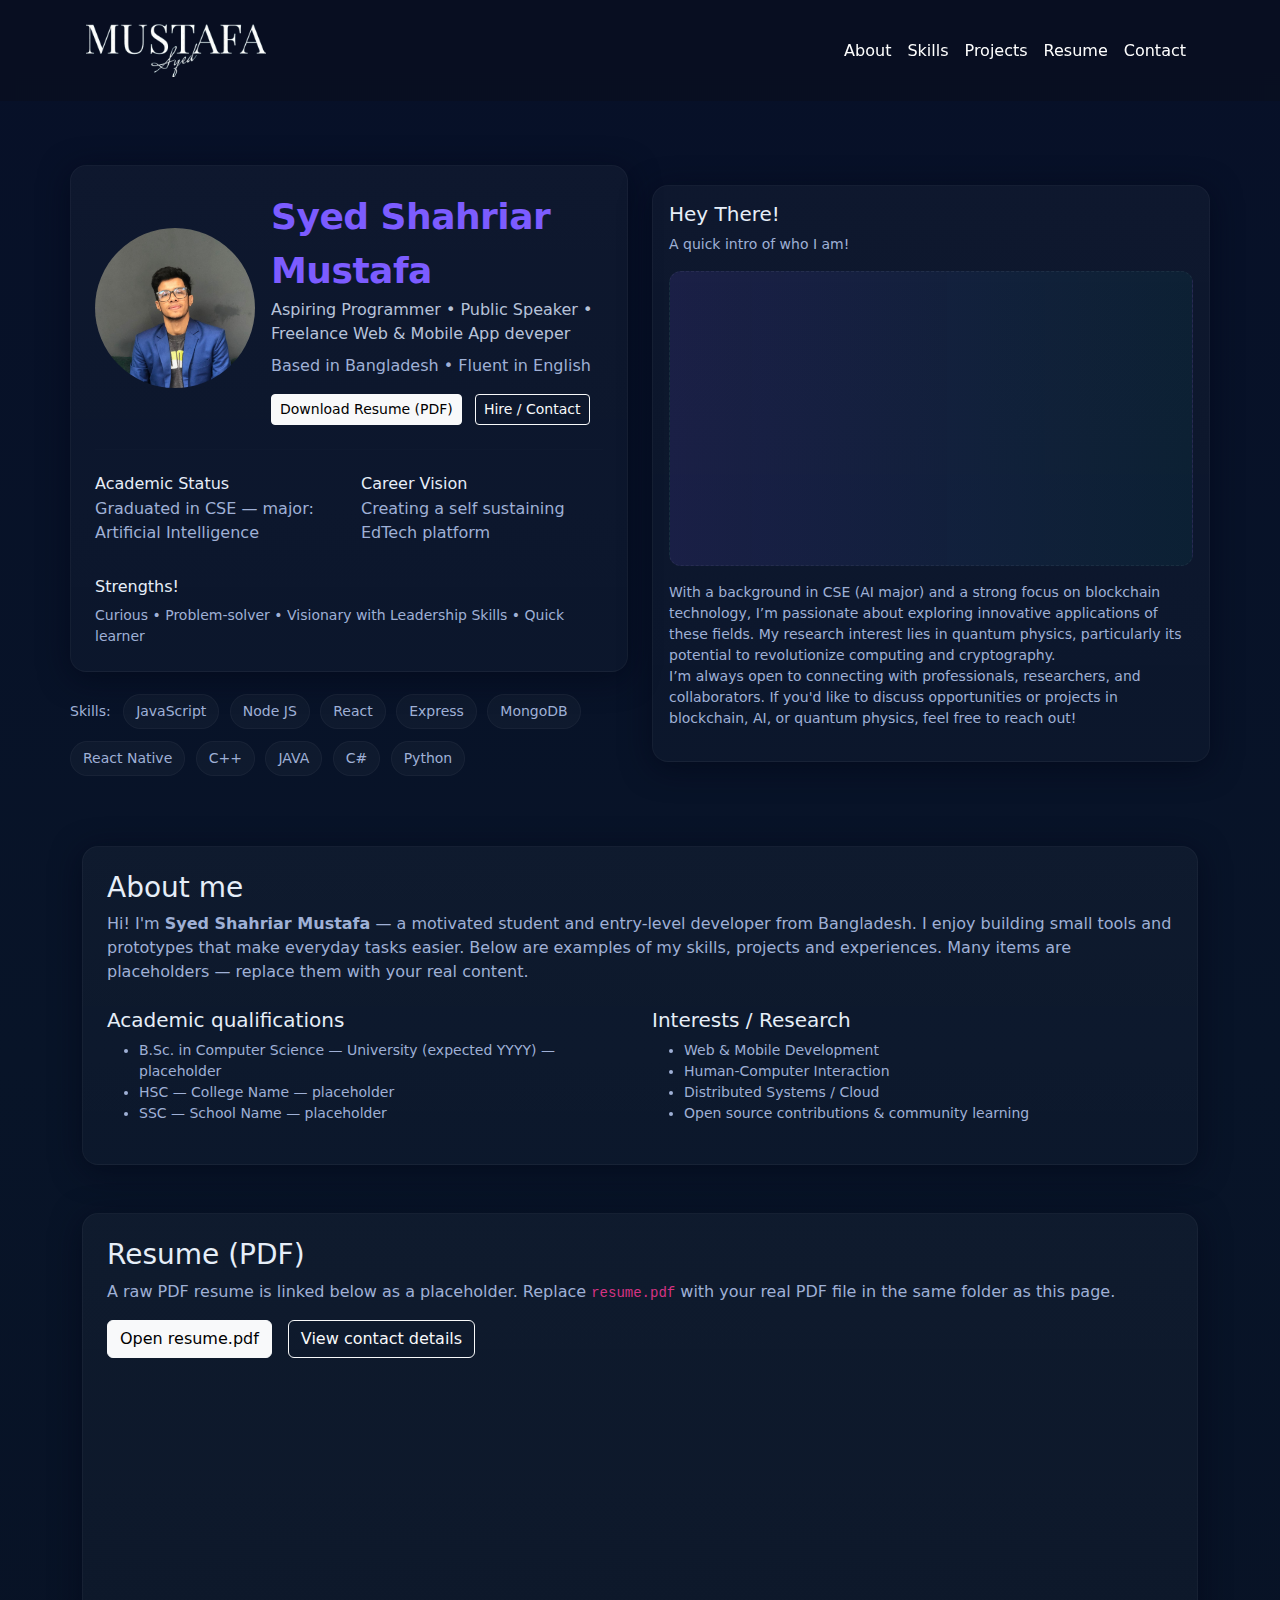
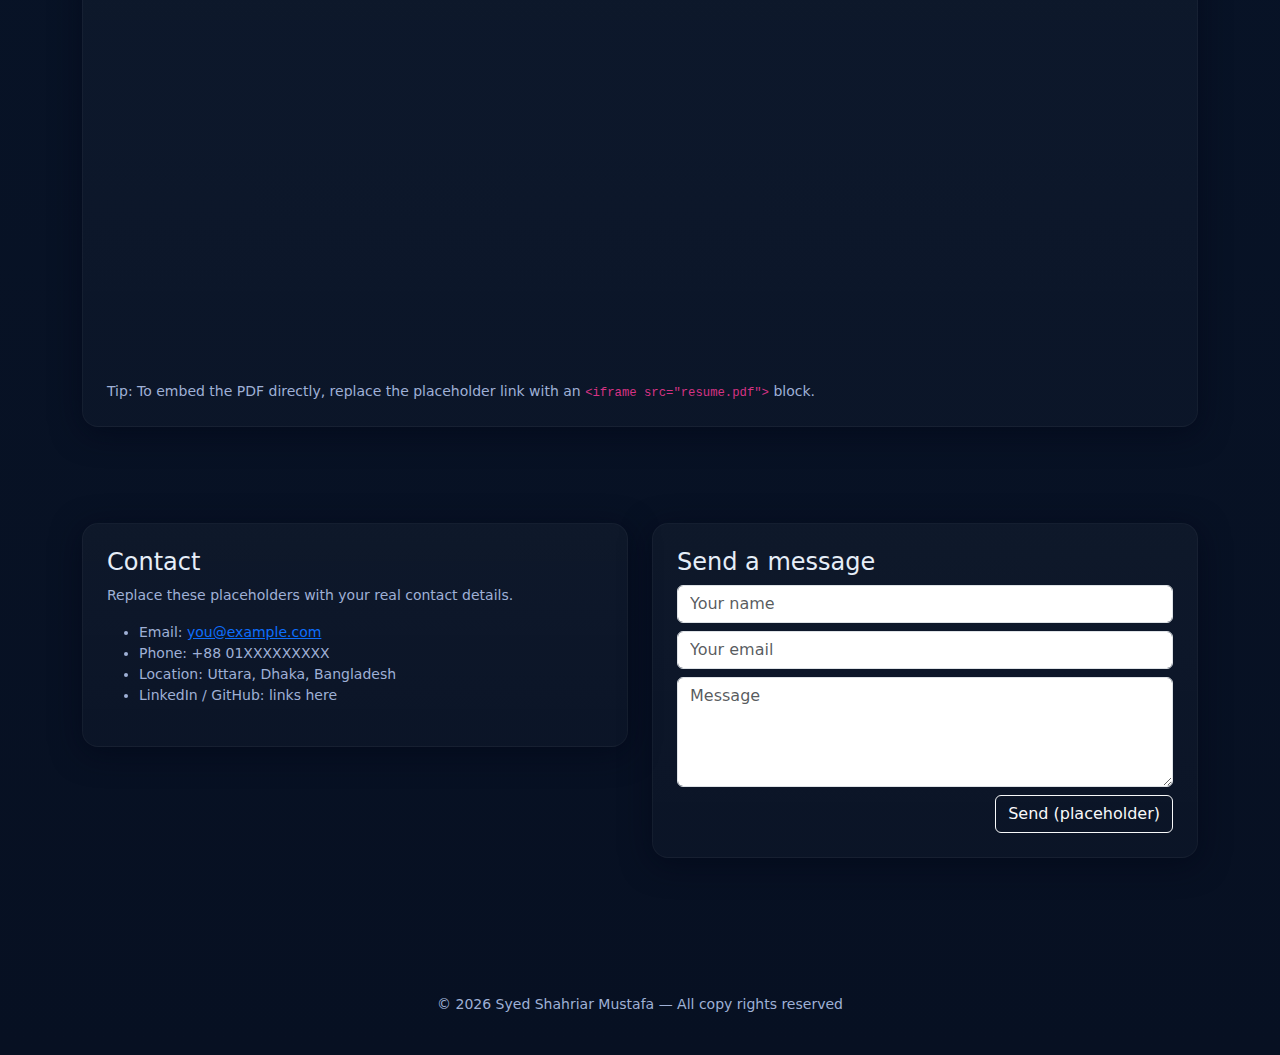
<file: index.html>
<!doctype html>
<html lang="en">
<head>
  <meta charset="utf-8">
  <meta name="viewport" content="width=device-width, initial-scale=1">
  <title>Syed Shahriar Mustafa — E-Portfolio</title>
  <link href="https://cdn.jsdelivr.net/npm/bootstrap@5.3.3/dist/css/bootstrap.min.css" rel="stylesheet">
  <link rel="stylesheet" href="style.css">
    
</link>
</head>
<body>

<nav class="navbar navbar-expand-lg sticky-top">
  <div class="container p-3">
    <div class="logo">
            <img src="logo.png" alt="Photo">
          </div>
    <button class="navbar-toggler" type="button" data-bs-toggle="collapse" data-bs-target="#navMenu">
      <span class="navbar-toggler-icon"></span>
    </button>

    <div class="collapse navbar-collapse" id="navMenu">
      <ul class="navbar-nav ms-auto mb-2 mb-lg-0">
        <li class="nav-item"><a class="nav-link" href="index.html">About</a></li>
        <li class="nav-item"><a class="nav-link" href="skills.html">Skills</a></li>
        <li class="nav-item"><a class="nav-link" href="projects.html">Projects</a></li>
        <li class="nav-item"><a class="nav-link" href="resume.html" target="_blank">Resume</a></li>
        <li class="nav-item"><a class="nav-link" href="#contact">Contact</a></li>
      </ul>
    </div>
  </div>
</nav>

<header class="container hero">
  <div class="row align-items-center">
    <div class="col-lg-6">
      <div class="card-glass p-4">
        <div class="d-flex gap-3 align-items-center">
          <div class="profile-image">
            <img src="profile.jpeg" alt="Photo">
          </div>
          <div>
            <div class="name">Syed Shahriar Mustafa</div>
            <div class="subtitle">Aspiring Programmer • Public Speaker • Freelance Web & Mobile App deveper</div>
            <div class="mt-2 muted">Based in Bangladesh • Fluent in English</div>
            <div class="mt-3">
              <a class="btn btn-sm btn-light me-2" href="CV.pdf" target="_blank">Download Resume (PDF)</a>
              <a class="btn btn-sm btn-outline-light" href="#contact">Hire / Contact</a>
            </div>
          </div>
        </div>

        <hr class="my-4" style="border-color:rgba(255,255,255,0.04)">
        <div class="row">
          <div class="col-6">
            <h6 class="mb-1">Academic Status</h6>
            <p class="muted">Graduated in CSE — major: Artificial Intelligence</p>
          </div>
          <div class="col-6">
            <h6 class="mb-1">Career Vision</h6>
            <p class="muted">Creating a self sustaining EdTech platform</p>
          </div>
        </div>

        <div class="mt-3">
          <h6>Strengths!</h6>
          <div class="small muted">Curious • Problem-solver • Visionary with Leadership Skills • Quick learner</div>
        </div>

      </div>

      <div class="mt-3 small muted">Skills: 
        <span class="ms-2">
          <span class="skill-pill">JavaScript</span>
          <span class="skill-pill">Node JS</span>
          <span class="skill-pill">React</span>
          <span class="skill-pill">Express</span>
          <span class="skill-pill">MongoDB</span>
          <span class="skill-pill">React Native</span>
          <span class="skill-pill">C++</span>
          <span class="skill-pill">JAVA</span>
          <span class="skill-pill">C#</span>
          <span class="skill-pill">Python</span>
        </span>
      </div>
    </div>

    <div class="col-lg-6">
      <div class="card-glass p-3">
        <h5 id="video">Hey There!</h5>
        <p class="muted small">A quick intro of who I am!</p>
        <div class="video-placeholder mb-3">
          <!-- Placeholder YouTube embed -->
          <iframe width="100%" height="100%" src="https://www.youtube.com/embed/dQw4w9WgXcQ" title="YouTube video player" frameborder="0" allowfullscreen style="border-radius:10px; min-height:260px;"></iframe>
        </div>
        <div>
          <!-- <h6>Career Vision</h6> -->
          <p class="small muted">
            With a background in CSE (AI major) and a strong focus on blockchain technology, I’m passionate about exploring innovative applications of these fields. My research interest lies in quantum physics, particularly its potential to revolutionize computing and cryptography. <br>

I’m always open to connecting with professionals, researchers, and collaborators. If you'd like to discuss opportunities or projects in blockchain, AI, or quantum physics, feel free to reach out!
          </p>
        </div>
      </div>
    </div>
  </div>
</header>

<main class="container">

  <section id="about" class="card-glass p-4 big-section">
    <h3>About me</h3>
    <p class="muted">Hi! I'm <strong>Syed Shahriar Mustafa</strong> — a motivated student and entry-level developer from Bangladesh. I enjoy building small tools and prototypes that make everyday tasks easier. Below are examples of my skills, projects and experiences. Many items are placeholders — replace them with your real content.</p>

    <div class="row mt-4">
      <div class="col-md-6">
        <h5>Academic qualifications</h5>
        <ul class="muted small">
          <li>B.Sc. in Computer Science — University (expected YYYY) — placeholder</li>
          <li>HSC — College Name — placeholder</li>
          <li>SSC — School Name — placeholder</li>
        </ul>
      </div>
      <div class="col-md-6">
        <h5>Interests / Research</h5>
        <ul class="muted small">
          <li>Web & Mobile Development</li>
          <li>Human-Computer Interaction</li>
          <li>Distributed Systems / Cloud</li>
          <li>Open source contributions & community learning</li>
        </ul>
      </div>
    </div>
  </section>





  <section id="resume" class="big-section">
    <div class="card-glass p-4">
      <h3>Resume (PDF)</h3>
      <p class="muted">A raw PDF resume is linked below as a placeholder. Replace <code>resume.pdf</code> with your real PDF file in the same folder as this page.</p>
      <div class="d-flex gap-3">
        <a class="btn btn-light" href="CV.pdf" target="_blank">Open resume.pdf</a>
        <a class="btn btn-outline-light" href="#contact">View contact details</a>
      </div>
      <iframe src="CV.pdf" frameborder="0"></iframe>
      <div class="mt-3 muted small">Tip: To embed the PDF directly, replace the placeholder link with an <code>&lt;iframe src="resume.pdf"&gt;</code> block.</div>
    </div>
  </section>

  <section id="contact" class="big-section">
    <div class="row">
      <div class="col-md-6">
        <div class="card-glass p-4">
          <h4>Contact</h4>
          <p class="muted small">Replace these placeholders with your real contact details.</p>
          <ul class="muted small">
            <li>Email: <a href="mailto:you@example.com">you@example.com</a></li>
            <li>Phone: +88 01XXXXXXXXX</li>
            <li>Location: Uttara, Dhaka, Bangladesh</li>
            <li>LinkedIn / GitHub: links here</li>
          </ul>
        </div>
      </div>

      <div class="col-md-6">
        <div class="card-glass p-4">
          <h4>Send a message</h4>
          <form>
            <div class="mb-2"><input class="form-control" placeholder="Your name"></div>
            <div class="mb-2"><input class="form-control" placeholder="Your email"></div>
            <div class="mb-2"><textarea class="form-control" rows="4" placeholder="Message"></textarea></div>
            <div class="d-flex justify-content-end"><button class="btn btn-outline-light" type="button">Send (placeholder)</button></div>
          </form>
        </div>
      </div>
    </div>
  </section>

</main>

<footer class="container text-center mt-5">
  <div class="muted small">© <span id="year"></span> Syed Shahriar Mustafa — All copy rights reserved</div>
</footer>

<script src="https://cdn.jsdelivr.net/npm/bootstrap@5.3.3/dist/js/bootstrap.bundle.min.js"></script>
<script>
  document.getElementById('year').textContent = new Date().getFullYear();
</script>
</body>
</html>
</file>
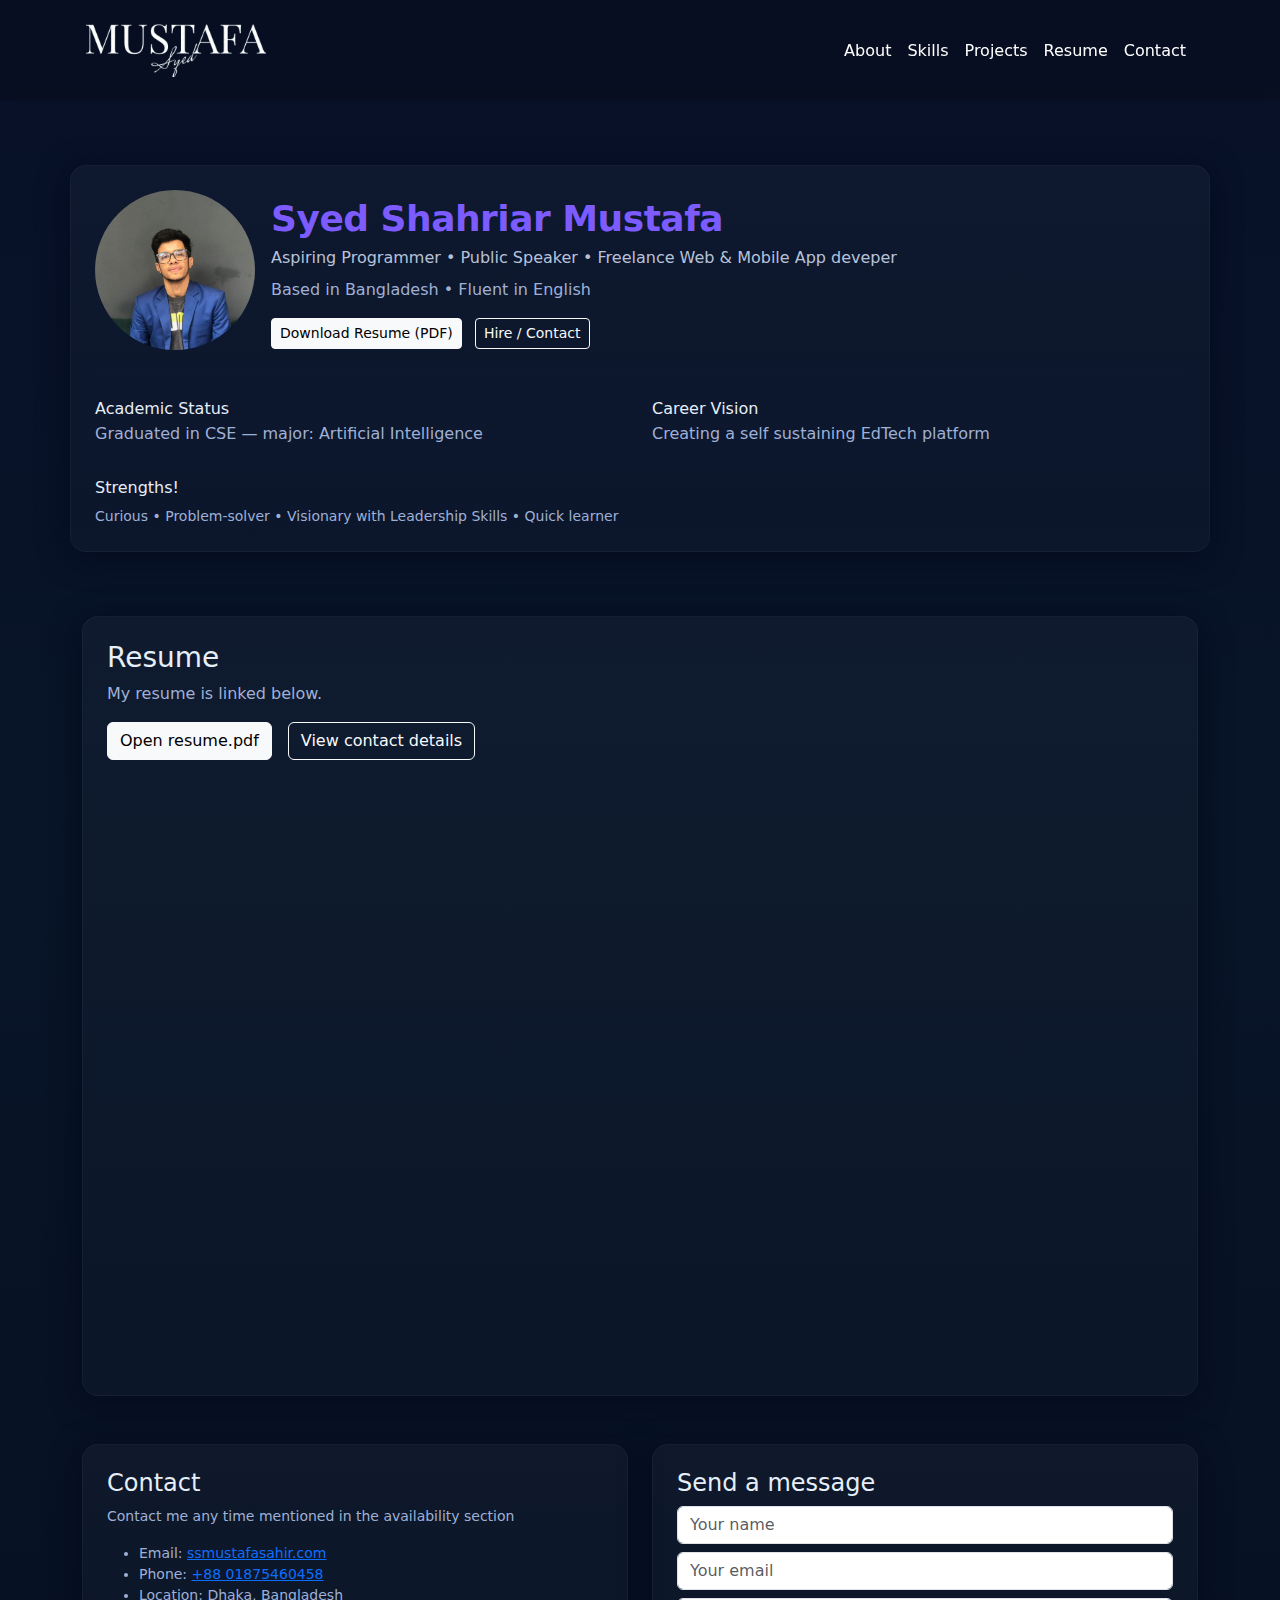
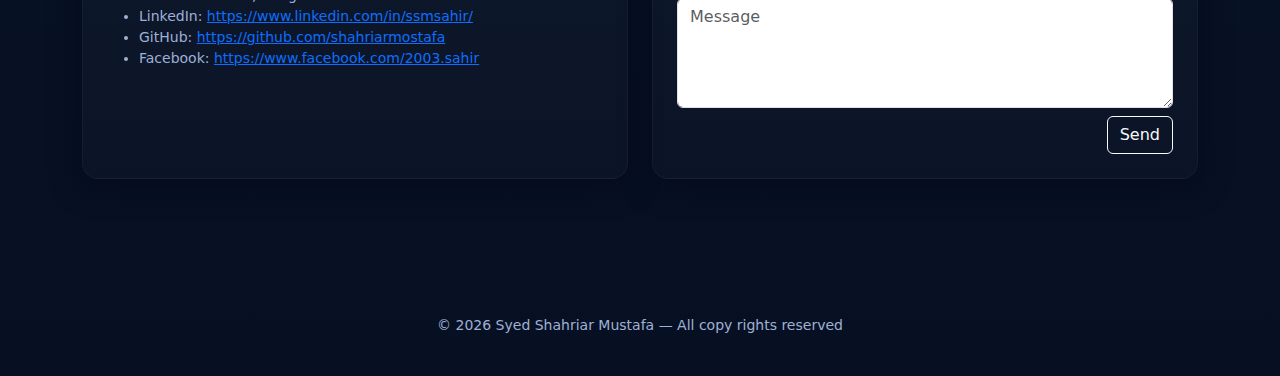
<file: resume.html>
<!doctype html>
<html lang="en">
<head>
  <meta charset="utf-8">
  <meta name="viewport" content="width=device-width, initial-scale=1">
  <title>Syed Shahriar Mustafa — E-Portfolio</title>
  <link href="https://cdn.jsdelivr.net/npm/bootstrap@5.3.3/dist/css/bootstrap.min.css" rel="stylesheet">
  <link rel="stylesheet" href="style.css">
    
</link>
</head>
<body>

<nav class="navbar navbar-expand-lg sticky-top">
  <div class="container p-3">
    <div class="logo">
            <img src="logo.png" alt="Photo">
          </div>
    <button class="navbar-toggler" type="button" data-bs-toggle="collapse" data-bs-target="#navMenu">
      <span class="navbar-toggler-icon"></span>
    </button>

    <div class="collapse navbar-collapse" id="navMenu">
      <ul class="navbar-nav ms-auto mb-2 mb-lg-0">
        <li class="nav-item"><a class="nav-link" href="index.html">About</a></li>
        <li class="nav-item"><a class="nav-link" href="skills.html">Skills</a></li>
        <li class="nav-item"><a class="nav-link" href="projects.html">Projects</a></li>
        <li class="nav-item"><a class="nav-link" href="resume.html" >Resume </a></li>
        <li class="nav-item"><a class="nav-link" href="#contact">Contact</a></li>
      </ul>
    </div>
  </div>
</nav>

<header class="container hero">
  <div class="row align-items-center">
    <div>
      <div class="card-glass p-4">
        <div class="d-flex gap-3 align-items-center">
          <div class="profile-image">
            <img src="profile.jpeg" alt="Photo">
          </div>
          <div>
            <div class="name">Syed Shahriar Mustafa</div>
            <div class="subtitle">Aspiring Programmer • Public Speaker • Freelance Web & Mobile App deveper</div>
            <div class="mt-2 muted">Based in Bangladesh • Fluent in English</div>
            <div class="mt-3">
              <a class="btn btn-sm btn-light me-2" href="CV.pdf" target="_blank">Download Resume (PDF)</a>
              <a class="btn btn-sm btn-outline-light" href="#contact">Hire / Contact</a>
            </div>
          </div>
        </div>

        <hr class="my-4" style="border-color:rgba(255,255,255,0.04)">
        <div class="row">
          <div class="col-6">
            <h6 class="mb-1">Academic Status</h6>
            <p class="muted">Graduated in CSE — major: Artificial Intelligence</p>
          </div>
          <div class="col-6">
            <h6 class="mb-1">Career Vision</h6>
            <p class="muted">Creating a self sustaining EdTech platform</p>
          </div>
        </div>

        <div class="mt-3">
          <h6>Strengths!</h6>
          <div class="small muted">Curious • Problem-solver • Visionary with Leadership Skills • Quick learner</div>
        </div>

      </div>
    </div>
  </div>
</header>

<main class="container">
  <section id="resume" class="">
    <div class="card-glass p-4">
      <h3>Resume</h3>
      <p class="muted">My resume is linked below. </p>
      <div class="d-flex gap-3 mb-1">
        <a class="btn btn-light" href="CV.pdf" target="_blank">Open resume.pdf</a>
        <a class="btn btn-outline-light" href="#contact">View contact details</a>
      </div>
      <iframe class="" src="CV.pdf" frameborder="0"></iframe>
    </div>
  </section>

  <section id="contact" class="big-section">
    <div class="row align-items-stretch justify-content-between">
      <div class="col-lg-6">
        <div class=" card-glass h-100 p-4">
          <h4>Contact</h4>
          <p class="muted small">Contact me any time mentioned in the availability section</p>
          <ul class="muted small">
            <li>Email: <a href="mailto:you@example.com">ssmustafasahir.com</a></li>
            <li>Phone: <a href="callto:+88 01875460458">+88 01875460458</a></li>
            <li>Location: Dhaka, Bangladesh</li>
            <li>LinkedIn: <a href="https://www.linkedin.com/in/ssmsahir">https://www.linkedin.com/in/ssmsahir/</a></li>
            <li>GitHub: <a href="https://github.com/shahriarmostafa">https://github.com/shahriarmostafa</a> </li>
            <li>Facebook: <a href="https://www.facebook.com/2003.sahir">https://www.facebook.com/2003.sahir</a></li>
          </ul>
        </div>
      </div>

      <div class="col-lg-6">
        <div class="h-100 card-glass p-4">
          <h4>Send a message</h4>
          <form>
            <div class="mb-2"><input class="form-control" placeholder="Your name"></div>
            <div class="mb-2"><input class="form-control" placeholder="Your email"></div>
            <div class="mb-2"><textarea class="form-control" rows="4" placeholder="Message"></textarea></div>
            <div class="d-flex justify-content-end"><button class="btn btn-outline-light" type="button">Send</button></div>
          </form>
        </div>
      </div>
    </div>
  </section>

</main>

<footer class="container text-center mt-5">
  <div class="muted small">© <span id="year"></span> Syed Shahriar Mustafa — All copy rights reserved</div>
</footer>

<script src="https://cdn.jsdelivr.net/npm/bootstrap@5.3.3/dist/js/bootstrap.bundle.min.js"></script>
<script>
  document.getElementById('year').textContent = new Date().getFullYear();
</script>
</body>
</html>
</file>
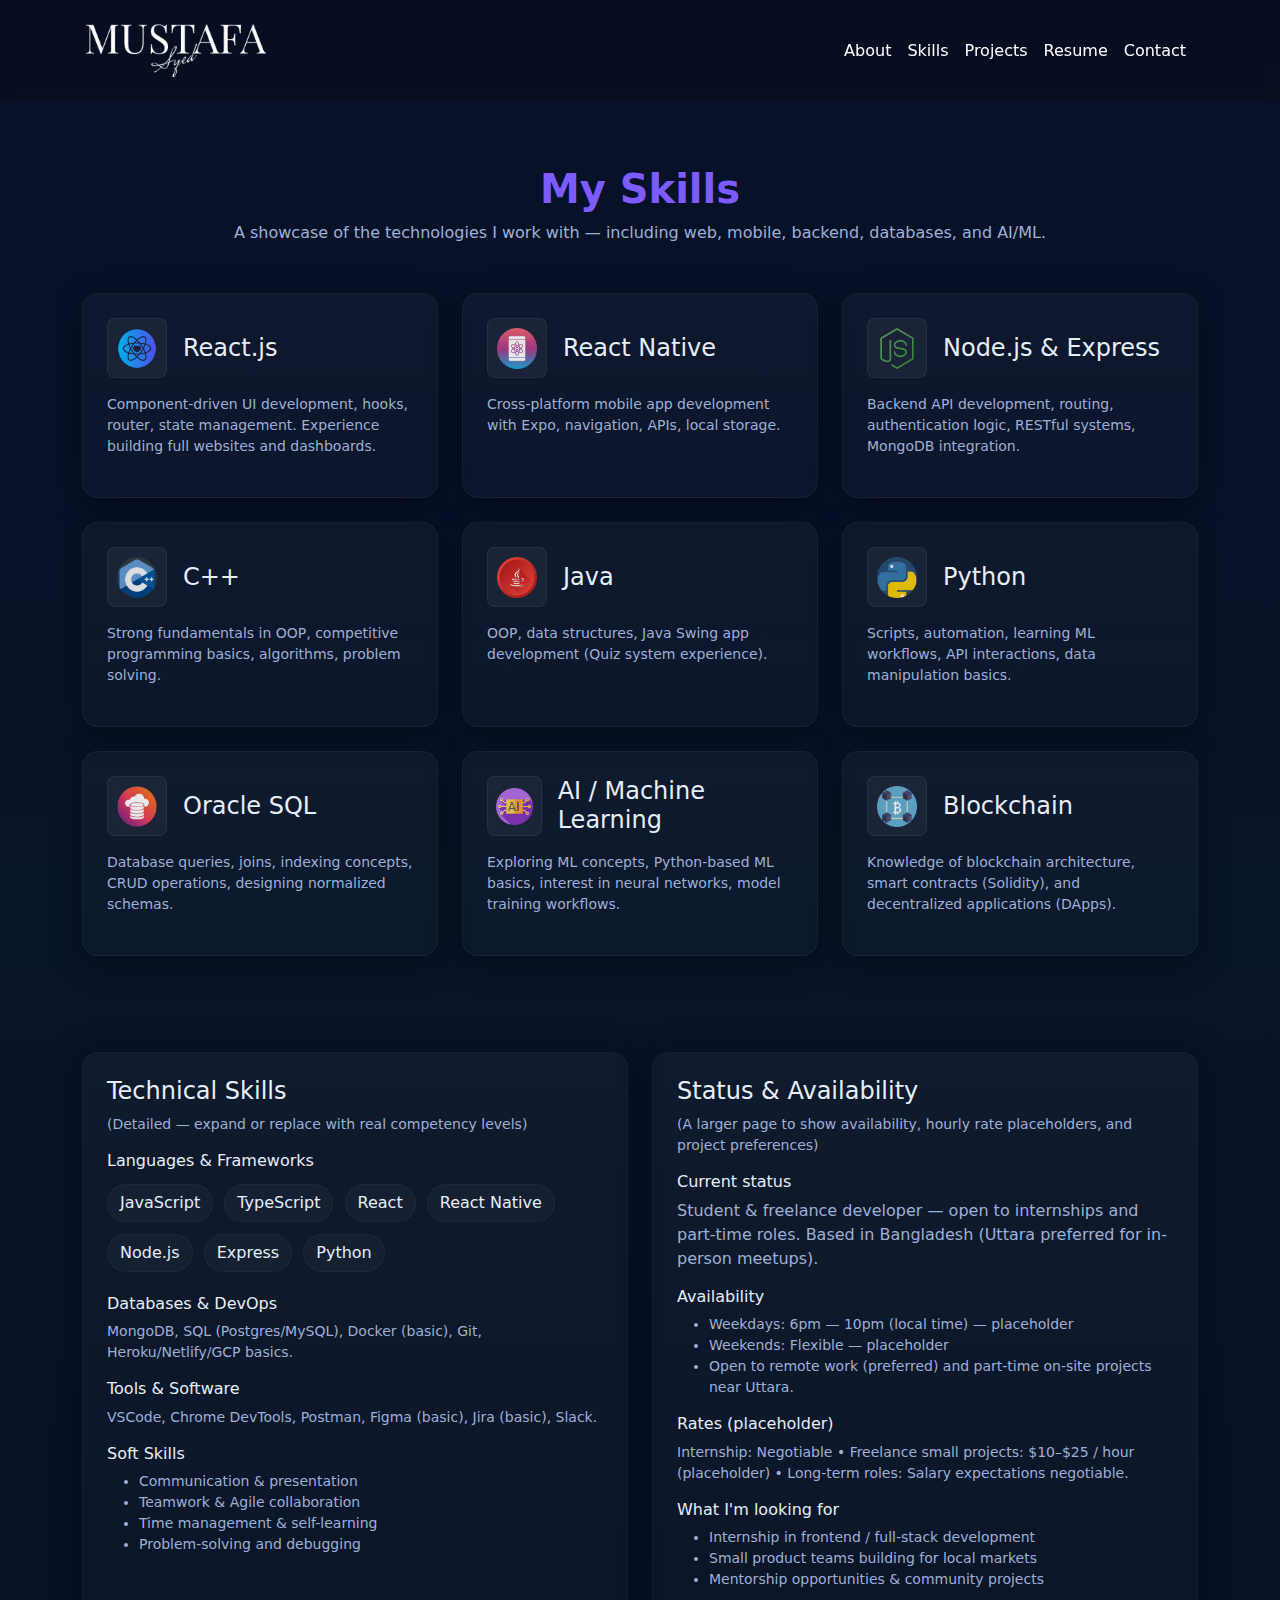
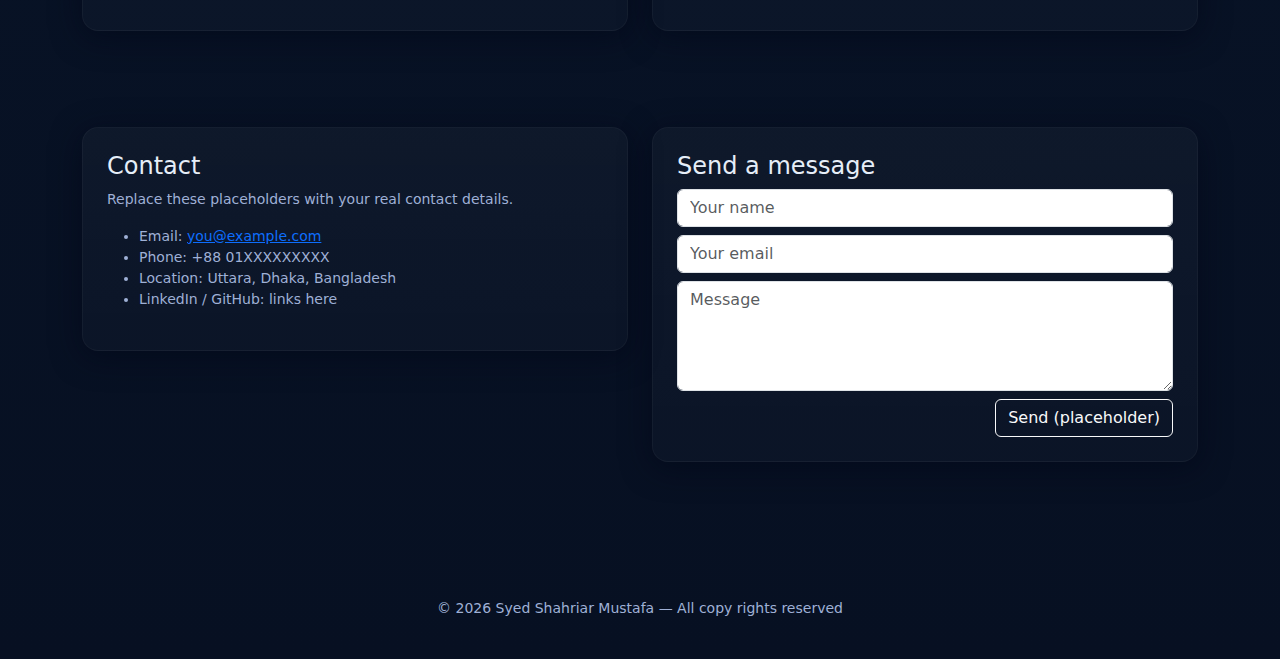
<file: skills.html>
<!doctype html>
<html lang="en">
<head>
  <meta charset="utf-8">
  <meta name="viewport" content="width=device-width, initial-scale=1">
  <title>Syed Shahriar Mustafa — E-Portfolio</title>
  <link href="https://cdn.jsdelivr.net/npm/bootstrap@5.3.3/dist/css/bootstrap.min.css" rel="stylesheet">
  <link rel="stylesheet" href="style.css">
    
</link>
</head>
<body>

<nav class="navbar navbar-expand-lg sticky-top">
  <div class="container p-3">
    <div class="logo">
            <img src="logo.png" alt="Photo">
          </div>
    <button class="navbar-toggler" type="button" data-bs-toggle="collapse" data-bs-target="#navMenu">
      <span class="navbar-toggler-icon"></span>
    </button>

    <div class="collapse navbar-collapse" id="navMenu">
      <ul class="navbar-nav ms-auto mb-2 mb-lg-0">
        <li class="nav-item"><a class="nav-link" href="index.html">About</a></li>
        <li class="nav-item"><a class="nav-link" href="skills.html">Skills</a></li>
        <li class="nav-item"><a class="nav-link" href="projects.html">Projects</a></li>
        <li class="nav-item"><a class="nav-link" href="resume.html" >Resume </a></li>
        <li class="nav-item"><a class="nav-link" href="#contact">Contact</a></li>
      </ul>
    </div>
  </div>
</nav>

<header class="page-header container">
<h1>My Skills</h1>
<p class="muted">A showcase of the technologies I work with — including web, mobile, backend, databases, and AI/ML.</p>
</header>



<main class="container pb-5">
<div class="row g-4">


<!-- React JS -->
<div class="col-md-6 col-lg-4">
<div class="skill-card h-100">
<div class="d-flex align-items-center gap-3 mb-3">
<div class="skill-logo"><img src="reactjs.png" alt="React"></div>
<h4 class="m-0">React.js</h4>
</div>
<p class="muted small">Component-driven UI development, hooks, router, state management. Experience building full websites and dashboards.</p>
</div>
</div>


<!-- React Native -->
<div class="col-md-6 col-lg-4">
<div class="skill-card h-100">
<div class="d-flex align-items-center gap-3 mb-3">
<div class="skill-logo"><img src="native.png" alt="React Native"></div>
<h4 class="m-0">React Native</h4>
</div>
<p class="muted small">Cross-platform mobile app development with Expo, navigation, APIs, local storage.</p>
</div>
</div>


<!-- Node + Express -->
<div class="col-md-6 col-lg-4">
<div class="skill-card h-100">
<div class="d-flex align-items-center gap-3 mb-3">
<div class="skill-logo"><img src="node.png" alt="Node"></div>
<h4 class="m-0">Node.js & Express</h4>
</div>
<p class="muted small">Backend API development, routing, authentication logic, RESTful systems, MongoDB integration.</p>
</div>
</div>


<!-- C++ -->
<div class="col-md-6 col-lg-4">
<div class="skill-card h-100">
<div class="d-flex align-items-center gap-3 mb-3">
<div class="skill-logo"><img src="c++.png" alt="C++"></div>
<h4 class="m-0">C++</h4>
</div>
<p class="muted small">Strong fundamentals in OOP, competitive programming basics, algorithms, problem solving.</p>
</div>
</div>


<!-- Java -->
<div class="col-md-6 col-lg-4">
<div class="skill-card h-100">
<div class="d-flex align-items-center gap-3 mb-3">
<div class="skill-logo"><img src="java.png" alt="Java"></div>
<h4 class="m-0">Java</h4>
</div>
<p class="muted small">OOP, data structures, Java Swing app development (Quiz system experience).</p>
</div>
</div>


<!-- Python -->
<div class="col-md-6 col-lg-4">
<div class="skill-card h-100">
<div class="d-flex align-items-center gap-3 mb-3">
<div class="skill-logo"><img src="python.png" alt="Python"></div>
<h4 class="m-0">Python</h4>
</div>
<p class="muted small">Scripts, automation, learning ML workflows, API interactions, data manipulation basics.</p>
</div>
</div>


<!-- Oracle SQL -->
<div class="col-md-6 col-lg-4">
<div class="skill-card h-100">
<div class="d-flex align-items-center gap-3 mb-3">
<div class="skill-logo"><img src="sql.png" alt="SQL"></div>
<h4 class="m-0">Oracle SQL</h4>
</div>
<p class="muted small">Database queries, joins, indexing concepts, CRUD operations, designing normalized schemas.</p>
</div>
</div>


<!-- AI ML -->
<div class="col-md-6 col-lg-4">
<div class="skill-card h-100">
<div class="d-flex align-items-center gap-3 mb-3">
<div class="skill-logo"><img src="ai.png" alt="AI ML"></div>
<h4 class="m-0">AI / Machine Learning</h4>
</div>
<p class="muted small">Exploring ML concepts, Python-based ML basics, interest in neural networks, model training workflows.</p>
</div>
</div>


<div class="col-md-6 col-lg-4">
    <div class="skill-card h-100">
        <div class="d-flex align-items-center gap-3 mb-3">
            <div class="skill-logo"><img src="blockchain.png" alt="Blockchain"></div>
            <h4 class="m-0">Blockchain</h4>
        </div>
        <p class="muted small">Knowledge of blockchain architecture, smart contracts (Solidity), and decentralized applications (DApps).</p>
    </div>
</div>


</div>
</main>

<main class="container">

  

  <section id="skills" class="big-section">
    <div class="row">
      <div class="col-lg-6">
        <div class="card-glass p-4 h-100">
          <h4>Technical Skills</h4>
          <p class="muted small">(Detailed — expand or replace with real competency levels)</p>
          <div class="mb-3">
            <h6>Languages & Frameworks</h6>
            <div>
              <span class="skill-pill">JavaScript</span>
              <span class="skill-pill">TypeScript</span>
              <span class="skill-pill">React</span>
              <span class="skill-pill">React Native</span>
              <span class="skill-pill">Node.js</span>
              <span class="skill-pill">Express</span>
              <span class="skill-pill">Python</span>
            </div>
          </div>

          <div class="mb-3">
            <h6>Databases & DevOps</h6>
            <div class="muted small">MongoDB, SQL (Postgres/MySQL), Docker (basic), Git, Heroku/Netlify/GCP basics.</div>
          </div>

          <div class="mb-3">
            <h6>Tools & Software</h6>
            <div class="muted small">VSCode, Chrome DevTools, Postman, Figma (basic), Jira (basic), Slack.</div>
          </div>

          <div class="mb-3">
            <h6>Soft Skills</h6>
            <ul class="muted small">
              <li>Communication & presentation</li>
              <li>Teamwork & Agile collaboration</li>
              <li>Time management & self-learning</li>
              <li>Problem-solving and debugging</li>
            </ul>
          </div>

        </div>
      </div>

      <div class="col-lg-6">
        <div class="card-glass p-4 h-100">
          <h4>Status & Availability</h4>
          <p class="muted small">(A larger page to show availability, hourly rate placeholders, and project preferences)</p>

          <div class="mb-3">
            <h6>Current status</h6>
            <p class="muted">Student & freelance developer — open to internships and part-time roles. Based in Bangladesh (Uttara preferred for in-person meetups).</p>
          </div>

          <div class="mb-3">
            <h6>Availability</h6>
            <ul class="muted small">
              <li>Weekdays: 6pm — 10pm (local time) — placeholder</li>
              <li>Weekends: Flexible — placeholder</li>
              <li>Open to remote work (preferred) and part-time on-site projects near Uttara.</li>
            </ul>
          </div>

          <div class="mb-3">
            <h6>Rates (placeholder)</h6>
            <p class="muted small">Internship: Negotiable • Freelance small projects: $10–$25 / hour (placeholder) • Long-term roles: Salary expectations negotiable.</p>
          </div>

          <div class="mb-3">
            <h6>What I'm looking for</h6>
            <ul class="muted small">
              <li>Internship in frontend / full-stack development</li>
              <li>Small product teams building for local markets</li>
              <li>Mentorship opportunities & community projects</li>
            </ul>
          </div>

        </div>
      </div>
    </div>
  </section>

  

  

  <section id="contact" class="big-section">
    <div class="row">
      <div class="col-md-6">
        <div class="card-glass p-4">
          <h4>Contact</h4>
          <p class="muted small">Replace these placeholders with your real contact details.</p>
          <ul class="muted small">
            <li>Email: <a href="mailto:you@example.com">you@example.com</a></li>
            <li>Phone: +88 01XXXXXXXXX</li>
            <li>Location: Uttara, Dhaka, Bangladesh</li>
            <li>LinkedIn / GitHub: links here</li>
          </ul>
        </div>
      </div>

      <div class="col-md-6">
        <div class="card-glass p-4">
          <h4>Send a message</h4>
          <form>
            <div class="mb-2"><input class="form-control" placeholder="Your name"></div>
            <div class="mb-2"><input class="form-control" placeholder="Your email"></div>
            <div class="mb-2"><textarea class="form-control" rows="4" placeholder="Message"></textarea></div>
            <div class="d-flex justify-content-end"><button class="btn btn-outline-light" type="button">Send (placeholder)</button></div>
          </form>
        </div>
      </div>
    </div>
  </section>

</main>

<footer class="container text-center mt-5">
  <div class="muted small">© <span id="year"></span> Syed Shahriar Mustafa — All copy rights reserved</div>
</footer>

<script src="https://cdn.jsdelivr.net/npm/bootstrap@5.3.3/dist/js/bootstrap.bundle.min.js"></script>
<script>
  document.getElementById('year').textContent = new Date().getFullYear();
</script>
</body>
</html>
</file>
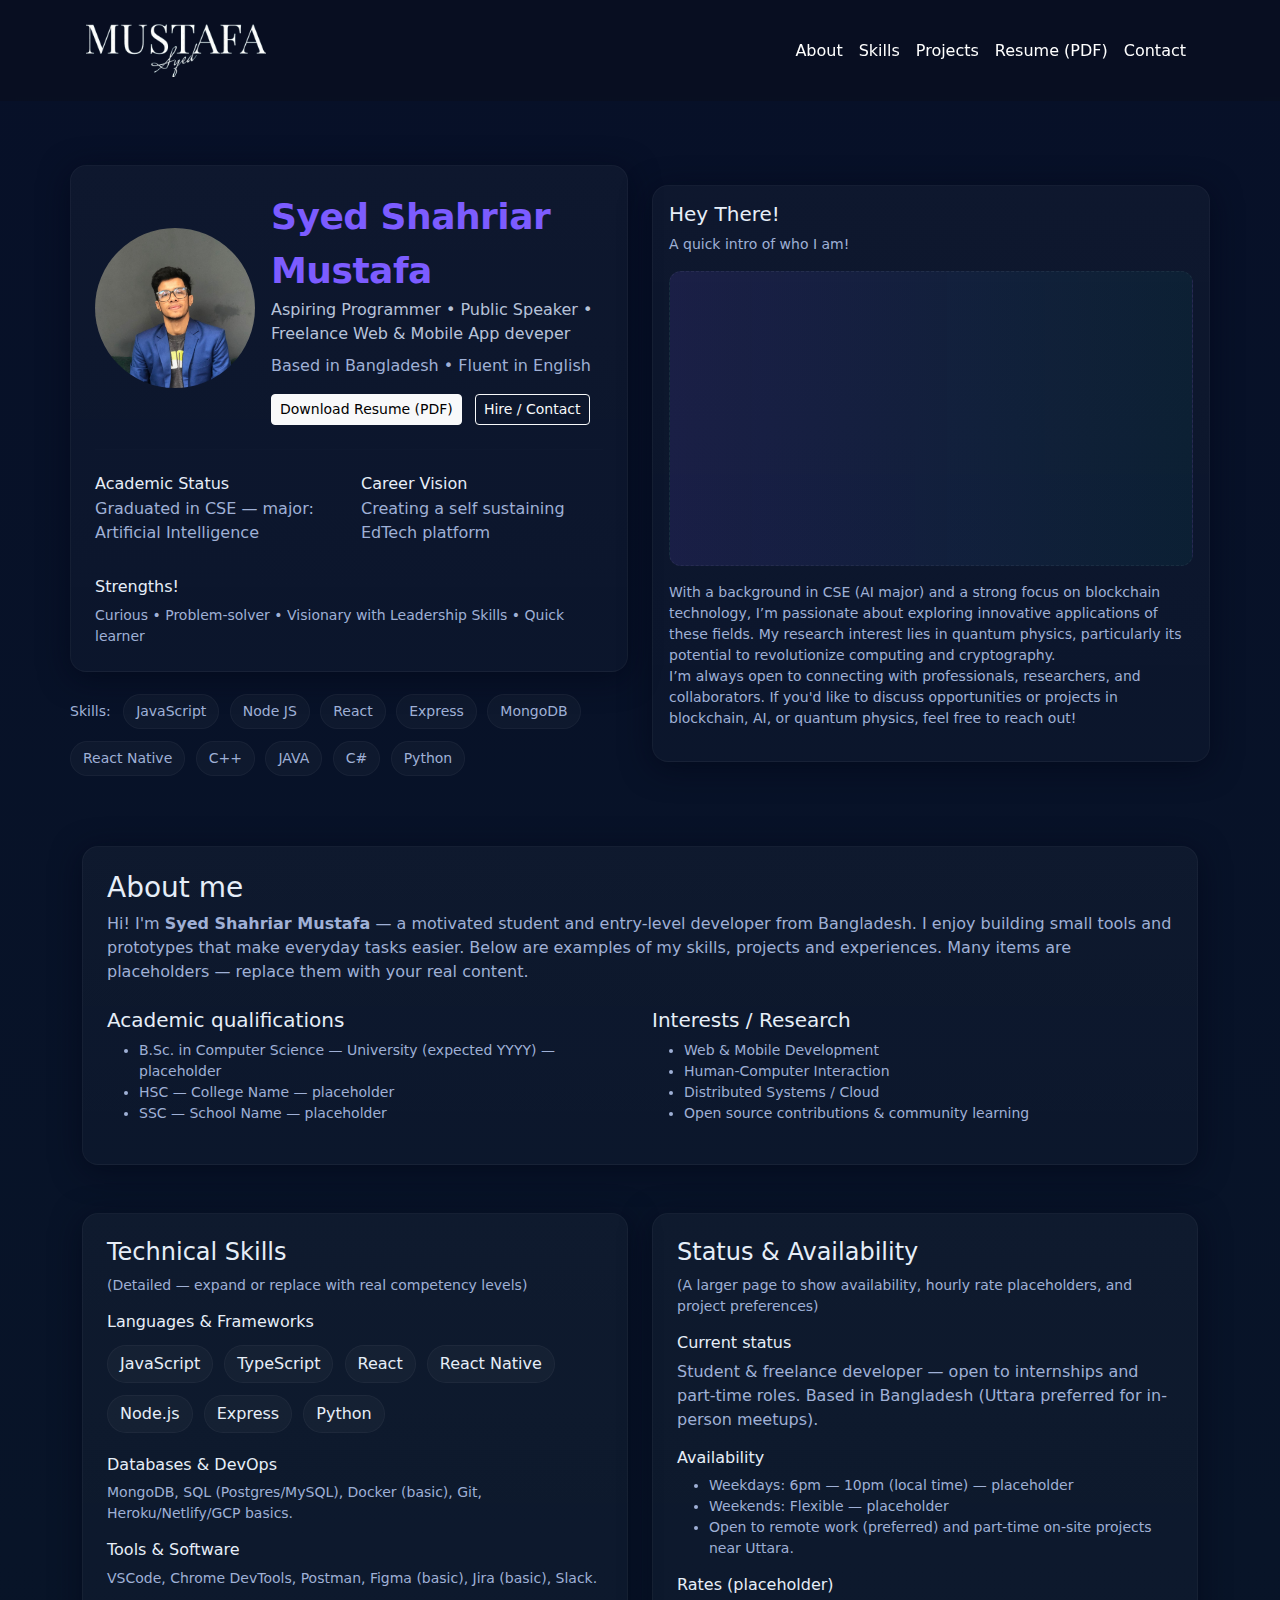
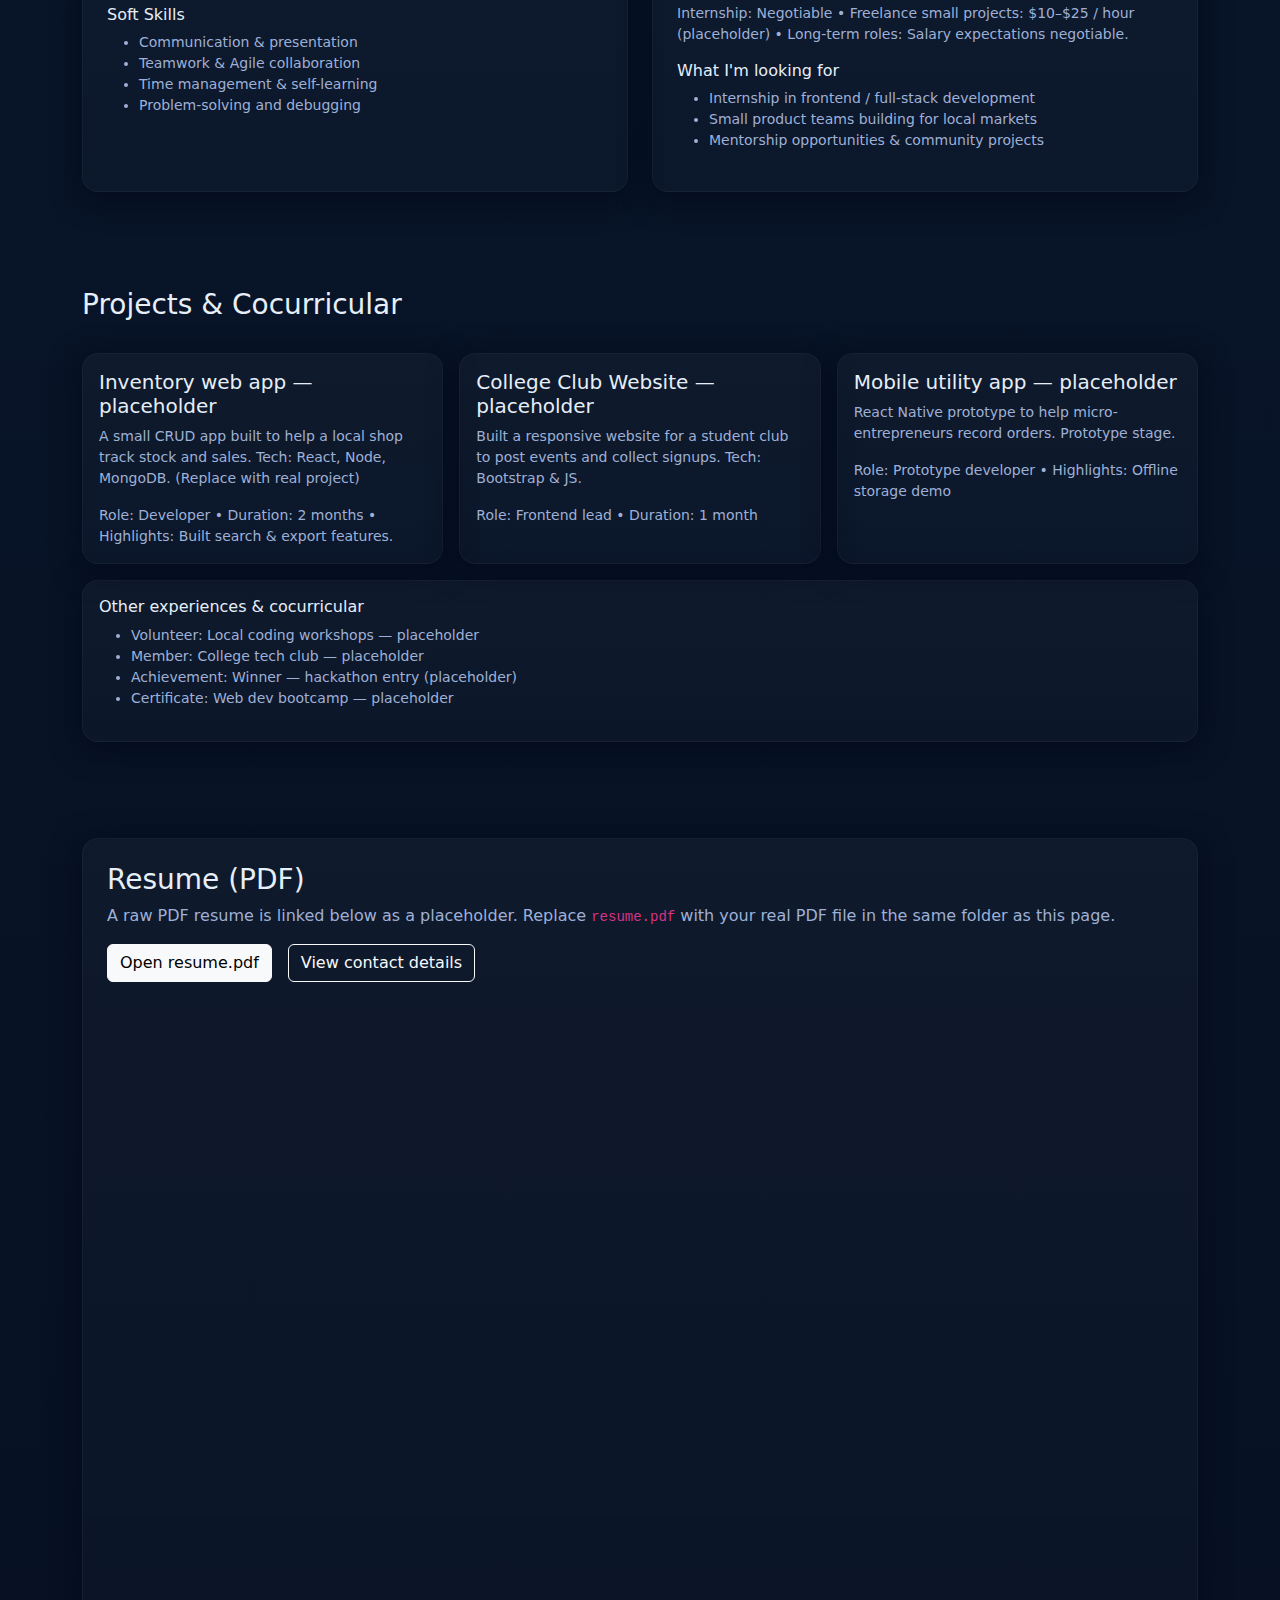
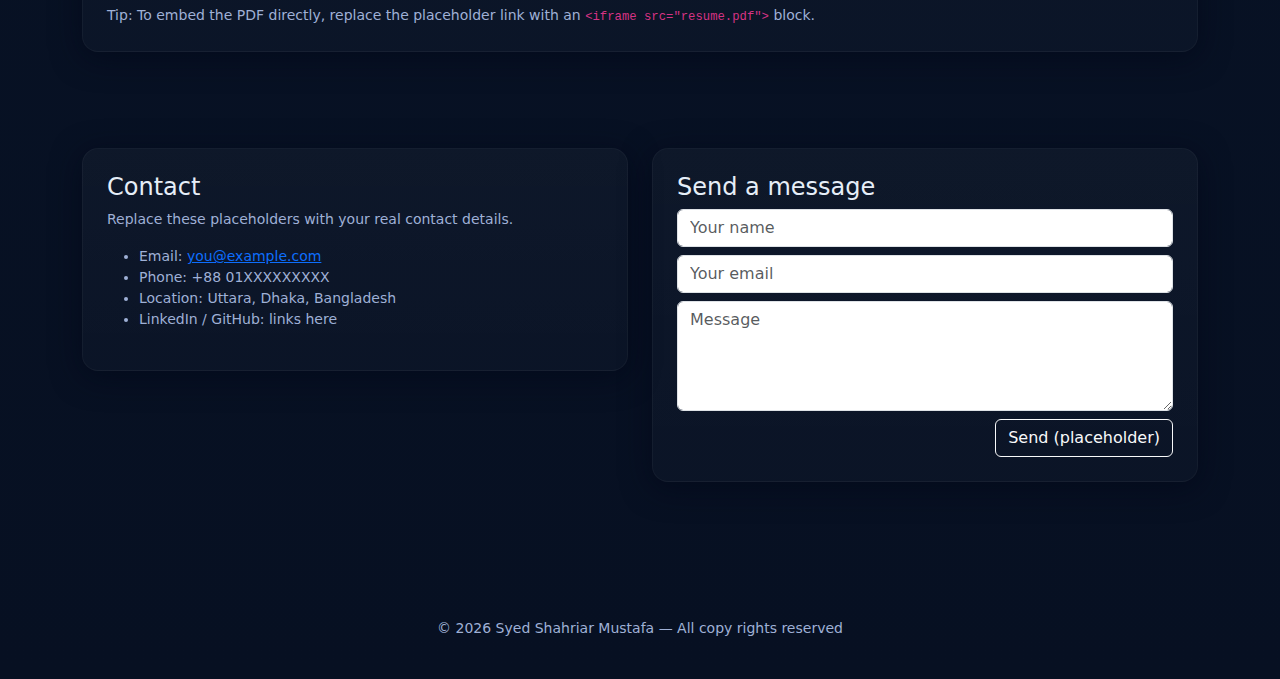
<file: ssmustafa.html>
<!doctype html>
<html lang="en">
<head>
  <meta charset="utf-8">
  <meta name="viewport" content="width=device-width, initial-scale=1">
  <title>Syed Shahriar Mustafa — E-Portfolio</title>
  <link href="https://cdn.jsdelivr.net/npm/bootstrap@5.3.3/dist/css/bootstrap.min.css" rel="stylesheet">
  <link rel="stylesheet" href="style.css">
    
</link>
</head>
<body>

<nav class="navbar navbar-expand-lg sticky-top">
  <div class="container p-3">
    <div class="logo">
            <img src="logo.png" alt="Photo">
          </div>
    <button class="navbar-toggler" type="button" data-bs-toggle="collapse" data-bs-target="#navMenu">
      <span class="navbar-toggler-icon"></span>
    </button>

    <div class="collapse navbar-collapse" id="navMenu">
      <ul class="navbar-nav ms-auto mb-2 mb-lg-0">
        <li class="nav-item"><a class="nav-link" href="#about">About</a></li>
        <li class="nav-item"><a class="nav-link" href="skills.html">Skills</a></li>
        <li class="nav-item"><a class="nav-link" href="#projects">Projects</a></li>
        <li class="nav-item"><a class="nav-link" href="CV.pdf" target="_blank">Resume (PDF)</a></li>
        <li class="nav-item"><a class="nav-link" href="#contact">Contact</a></li>
      </ul>
    </div>
  </div>
</nav>

<header class="container hero">
  <div class="row align-items-center">
    <div class="col-lg-6">
      <div class="card-glass p-4">
        <div class="d-flex gap-3 align-items-center">
          <div class="profile-image">
            <img src="profile.jpeg" alt="Photo">
          </div>
          <div>
            <div class="name">Syed Shahriar Mustafa</div>
            <div class="subtitle">Aspiring Programmer • Public Speaker • Freelance Web & Mobile App deveper</div>
            <div class="mt-2 muted">Based in Bangladesh • Fluent in English</div>
            <div class="mt-3">
              <a class="btn btn-sm btn-light me-2" href="CV.pdf" target="_blank">Download Resume (PDF)</a>
              <a class="btn btn-sm btn-outline-light" href="#contact">Hire / Contact</a>
            </div>
          </div>
        </div>

        <hr class="my-4" style="border-color:rgba(255,255,255,0.04)">
        <div class="row">
          <div class="col-6">
            <h6 class="mb-1">Academic Status</h6>
            <p class="muted">Graduated in CSE — major: Artificial Intelligence</p>
          </div>
          <div class="col-6">
            <h6 class="mb-1">Career Vision</h6>
            <p class="muted">Creating a self sustaining EdTech platform</p>
          </div>
        </div>

        <div class="mt-3">
          <h6>Strengths!</h6>
          <div class="small muted">Curious • Problem-solver • Visionary with Leadership Skills • Quick learner</div>
        </div>

      </div>

      <div class="mt-3 small muted">Skills: 
        <span class="ms-2">
          <span class="skill-pill">JavaScript</span>
          <span class="skill-pill">Node JS</span>
          <span class="skill-pill">React</span>
          <span class="skill-pill">Express</span>
          <span class="skill-pill">MongoDB</span>
          <span class="skill-pill">React Native</span>
          <span class="skill-pill">C++</span>
          <span class="skill-pill">JAVA</span>
          <span class="skill-pill">C#</span>
          <span class="skill-pill">Python</span>
        </span>
      </div>
    </div>

    <div class="col-lg-6">
      <div class="card-glass p-3">
        <h5 id="video">Hey There!</h5>
        <p class="muted small">A quick intro of who I am!</p>
        <div class="video-placeholder mb-3">
          <!-- Placeholder YouTube embed -->
          <iframe width="100%" height="100%" src="https://www.youtube.com/embed/dQw4w9WgXcQ" title="YouTube video player" frameborder="0" allowfullscreen style="border-radius:10px; min-height:260px;"></iframe>
        </div>
        <div>
          <!-- <h6>Career Vision</h6> -->
          <p class="small muted">
            With a background in CSE (AI major) and a strong focus on blockchain technology, I’m passionate about exploring innovative applications of these fields. My research interest lies in quantum physics, particularly its potential to revolutionize computing and cryptography. <br>

I’m always open to connecting with professionals, researchers, and collaborators. If you'd like to discuss opportunities or projects in blockchain, AI, or quantum physics, feel free to reach out!
          </p>
        </div>
      </div>
    </div>
  </div>
</header>

<main class="container">

  <section id="about" class="card-glass p-4 big-section">
    <h3>About me</h3>
    <p class="muted">Hi! I'm <strong>Syed Shahriar Mustafa</strong> — a motivated student and entry-level developer from Bangladesh. I enjoy building small tools and prototypes that make everyday tasks easier. Below are examples of my skills, projects and experiences. Many items are placeholders — replace them with your real content.</p>

    <div class="row mt-4">
      <div class="col-md-6">
        <h5>Academic qualifications</h5>
        <ul class="muted small">
          <li>B.Sc. in Computer Science — University (expected YYYY) — placeholder</li>
          <li>HSC — College Name — placeholder</li>
          <li>SSC — School Name — placeholder</li>
        </ul>
      </div>
      <div class="col-md-6">
        <h5>Interests / Research</h5>
        <ul class="muted small">
          <li>Web & Mobile Development</li>
          <li>Human-Computer Interaction</li>
          <li>Distributed Systems / Cloud</li>
          <li>Open source contributions & community learning</li>
        </ul>
      </div>
    </div>
  </section>

  <section id="skills" class="big-section">
    <div class="row">
      <div class="col-lg-6">
        <div class="card-glass p-4 h-100">
          <h4>Technical Skills</h4>
          <p class="muted small">(Detailed — expand or replace with real competency levels)</p>
          <div class="mb-3">
            <h6>Languages & Frameworks</h6>
            <div>
              <span class="skill-pill">JavaScript</span>
              <span class="skill-pill">TypeScript</span>
              <span class="skill-pill">React</span>
              <span class="skill-pill">React Native</span>
              <span class="skill-pill">Node.js</span>
              <span class="skill-pill">Express</span>
              <span class="skill-pill">Python</span>
            </div>
          </div>

          <div class="mb-3">
            <h6>Databases & DevOps</h6>
            <div class="muted small">MongoDB, SQL (Postgres/MySQL), Docker (basic), Git, Heroku/Netlify/GCP basics.</div>
          </div>

          <div class="mb-3">
            <h6>Tools & Software</h6>
            <div class="muted small">VSCode, Chrome DevTools, Postman, Figma (basic), Jira (basic), Slack.</div>
          </div>

          <div class="mb-3">
            <h6>Soft Skills</h6>
            <ul class="muted small">
              <li>Communication & presentation</li>
              <li>Teamwork & Agile collaboration</li>
              <li>Time management & self-learning</li>
              <li>Problem-solving and debugging</li>
            </ul>
          </div>

        </div>
      </div>

      <div class="col-lg-6">
        <div class="card-glass p-4 h-100">
          <h4>Status & Availability</h4>
          <p class="muted small">(A larger page to show availability, hourly rate placeholders, and project preferences)</p>

          <div class="mb-3">
            <h6>Current status</h6>
            <p class="muted">Student & freelance developer — open to internships and part-time roles. Based in Bangladesh (Uttara preferred for in-person meetups).</p>
          </div>

          <div class="mb-3">
            <h6>Availability</h6>
            <ul class="muted small">
              <li>Weekdays: 6pm — 10pm (local time) — placeholder</li>
              <li>Weekends: Flexible — placeholder</li>
              <li>Open to remote work (preferred) and part-time on-site projects near Uttara.</li>
            </ul>
          </div>

          <div class="mb-3">
            <h6>Rates (placeholder)</h6>
            <p class="muted small">Internship: Negotiable • Freelance small projects: $10–$25 / hour (placeholder) • Long-term roles: Salary expectations negotiable.</p>
          </div>

          <div class="mb-3">
            <h6>What I'm looking for</h6>
            <ul class="muted small">
              <li>Internship in frontend / full-stack development</li>
              <li>Small product teams building for local markets</li>
              <li>Mentorship opportunities & community projects</li>
            </ul>
          </div>

        </div>
      </div>
    </div>
  </section>

  <section id="projects" class="big-section">
    <h3>Projects & Cocurricular</h3>
    <div class="row g-3 mt-3">
      <!-- Project 1 -->
      <div class="col-md-6 col-lg-4">
        <div class="project-card card-glass p-3 h-100">
          <h5>Inventory web app — placeholder</h5>
          <p class="muted small">A small CRUD app built to help a local shop track stock and sales. Tech: React, Node, MongoDB. (Replace with real project)</p>
          <div class="small muted">Role: Developer • Duration: 2 months • Highlights: Built search & export features.</div>
        </div>
      </div>

      <!-- Project 2 -->
      <div class="col-md-6 col-lg-4">
        <div class="project-card card-glass p-3 h-100">
          <h5>College Club Website — placeholder</h5>
          <p class="muted small">Built a responsive website for a student club to post events and collect signups. Tech: Bootstrap & JS.</p>
          <div class="small muted">Role: Frontend lead • Duration: 1 month</div>
        </div>
      </div>

      <!-- Project 3 -->
      <div class="col-md-6 col-lg-4">
        <div class="project-card card-glass p-3 h-100">
          <h5>Mobile utility app — placeholder</h5>
          <p class="muted small">React Native prototype to help micro-entrepreneurs record orders. Prototype stage.</p>
          <div class="small muted">Role: Prototype developer • Highlights: Offline storage demo</div>
        </div>
      </div>

      <!-- More placeholders to make section bigger -->
      <div class="col-12 mt-3">
        <div class="card-glass p-3">
          <h6>Other experiences & cocurricular</h6>
          <ul class="muted small">
            <li>Volunteer: Local coding workshops — placeholder</li>
            <li>Member: College tech club — placeholder</li>
            <li>Achievement: Winner — hackathon entry (placeholder)</li>
            <li>Certificate: Web dev bootcamp — placeholder</li>
          </ul>
        </div>
      </div>

    </div>
  </section>

  <section id="resume" class="big-section">
    <div class="card-glass p-4">
      <h3>Resume (PDF)</h3>
      <p class="muted">A raw PDF resume is linked below as a placeholder. Replace <code>resume.pdf</code> with your real PDF file in the same folder as this page.</p>
      <div class="d-flex gap-3">
        <a class="btn btn-light" href="CV.pdf" target="_blank">Open resume.pdf</a>
        <a class="btn btn-outline-light" href="#contact">View contact details</a>
      </div>
      <iframe src="CV.pdf" frameborder="0"></iframe>
      <div class="mt-3 muted small">Tip: To embed the PDF directly, replace the placeholder link with an <code>&lt;iframe src="resume.pdf"&gt;</code> block.</div>
    </div>
  </section>

  <section id="contact" class="big-section">
    <div class="row">
      <div class="col-md-6">
        <div class="card-glass p-4">
          <h4>Contact</h4>
          <p class="muted small">Replace these placeholders with your real contact details.</p>
          <ul class="muted small">
            <li>Email: <a href="mailto:you@example.com">you@example.com</a></li>
            <li>Phone: +88 01XXXXXXXXX</li>
            <li>Location: Uttara, Dhaka, Bangladesh</li>
            <li>LinkedIn / GitHub: links here</li>
          </ul>
        </div>
      </div>

      <div class="col-md-6">
        <div class="card-glass p-4">
          <h4>Send a message</h4>
          <form>
            <div class="mb-2"><input class="form-control" placeholder="Your name"></div>
            <div class="mb-2"><input class="form-control" placeholder="Your email"></div>
            <div class="mb-2"><textarea class="form-control" rows="4" placeholder="Message"></textarea></div>
            <div class="d-flex justify-content-end"><button class="btn btn-outline-light" type="button">Send (placeholder)</button></div>
          </form>
        </div>
      </div>
    </div>
  </section>

</main>

<footer class="container text-center mt-5">
  <div class="muted small">© <span id="year"></span> Syed Shahriar Mustafa — All copy rights reserved</div>
</footer>

<script src="https://cdn.jsdelivr.net/npm/bootstrap@5.3.3/dist/js/bootstrap.bundle.min.js"></script>
<script>
  document.getElementById('year').textContent = new Date().getFullYear();
</script>
</body>
</html>
</file>
<file: style.css>
:root {
  --accent:#7c5cff;
  --accent-2:#00c2a8;
  --bg:#0f1724;
  --card:#0b1220;
}

html, body {
  background: linear-gradient(180deg, #071028 0%, #081428 40%, #071022 100%);
  color: #e6eef8;
  font-family: Inter, system-ui, Segoe UI, Helvetica, Arial;
}

.navbar {
  -webkit-backdrop-filter: blur(6px);
          backdrop-filter: blur(6px);
  background: rgba(10, 14, 24, 0.45);
  color: #fff;
}
.navbar .logo {
  width: 180px;
}
.navbar .logo img {
  width: 100%;
}
.navbar ul li a {
  color: #fff;
  font-size: 16px;
}
.navbar ul li a:hover {
  color: var(--accent);
}

.hero {
  padding: 4rem 0;
}
.hero .profile-image {
  min-width: 160px;
  max-width: 160px;
  height: 160px;
  overflow: hidden;
  border-radius: 50%;
}
.hero .profile-image img {
  width: 100%;
}

.name {
  font-size: 2.25rem;
  font-weight: 700;
  letter-spacing: -0.5px;
  color: var(--accent);
}

.subtitle {
  color: #c9d6ea;
  opacity: 0.9;
}

.card-glass {
  background: linear-gradient(180deg, rgba(255, 255, 255, 0.03), rgba(255, 255, 255, 0.02));
  border: 1px solid rgba(255, 255, 255, 0.04);
  border-radius: 1rem;
  box-shadow: 0 6px 30px rgba(2, 6, 23, 0.6);
}

.skill-pill {
  display: inline-block;
  margin: 6px 6px 6px 0;
  padding: 6px 12px;
  border-radius: 999px;
  background: rgba(255, 255, 255, 0.03);
  border: 1px solid rgba(255, 255, 255, 0.04);
}

.muted {
  color: #9fb0d6;
}

.video-placeholder {
  aspect-ratio: 16/9;
  background: linear-gradient(90deg, rgba(124, 92, 255, 0.12), rgba(0, 194, 168, 0.06));
  border-radius: 12px;
  display: flex;
  align-items: center;
  justify-content: center;
  color: #eaf6f2;
  border: 1px dashed rgba(255, 255, 255, 0.06);
}

footer {
  padding: 2.5rem 0;
  color: #9fb0d6;
}

.big-section {
  padding: 3rem 0;
}

.project-card {
  transition: transform 0.22s ease;
}

.project-card:hover {
  transform: translateY(-6px);
}

@media (max-width: 767px) {
  .hero {
    padding: 3rem 0;
  }
  .name {
    font-size: 1.5rem;
  }
}
.page-header {
  padding: 4rem 0 2rem 0;
  text-align: center;
}

.page-header h1 {
  color: var(--accent);
  font-weight: 700;
}

.skill-card {
  background: linear-gradient(180deg, rgba(255, 255, 255, 0.03), rgba(255, 255, 255, 0.02));
  border: 1px solid rgba(255, 255, 255, 0.05);
  border-radius: 1rem;
  padding: 1.5rem;
  transition: transform 0.25s ease;
  box-shadow: 0 6px 30px rgba(0, 0, 0, 0.4);
}

.skill-card:hover {
  transform: translateY(-6px);
}

.skill-logo {
  width: 60px;
  height: 60px;
  border-radius: 8px;
  background: rgba(255, 255, 255, 0.0509803922);
  display: flex;
  align-items: center;
  justify-content: center;
  border: 1px solid rgba(255, 255, 255, 0.06);
}

.skill-logo img {
  max-width: 70%;
  opacity: 0.9;
}

#poperl-gallery {
  --shadow: 0 10px 40px rgba(2,6,23,0.55);
}

#poperl-gallery .carousel-inner {
  border-radius: 0.75rem; /* matches site rounded corners */
  box-shadow: var(--shadow);
  height: auto;
  width: 60%;
  margin: auto;
}

#poperl-gallery .carousel-item img {
  width: 100%;
  height: auto;
  -o-object-fit: cover;
     object-fit: cover;
  display: block;
}

/* Make carousel controls more visible on dark background */
#poperl-gallery .carousel-control-prev-icon,
#poperl-gallery .carousel-control-next-icon {
  filter: drop-shadow(0 2px 4px rgba(0, 0, 0, 0.6));
  background-size: 2.2rem 2.2rem;
}

/* Project metadata card (right column) */
.project-meta {
  background: linear-gradient(180deg, rgba(255, 255, 255, 0.02), rgba(255, 255, 255, 0.01));
  border: 1px solid rgba(255, 255, 255, 0.04);
  border-radius: 0.75rem;
  padding: 1rem;
  box-shadow: 0 6px 26px rgba(3, 8, 20, 0.45);
}

.project-meta h6 {
  margin-bottom: 0.5rem;
}

.project-meta p {
  margin: 0.25rem 0;
  font-size: 0.95rem;
  color: #bcd0ea;
}

/* Project cards inside "Other Projects" */
.project-list .skill-card,
.placeholder-grid .skill-card {
  padding: 0.9rem;
  transition: transform 0.22s ease, box-shadow 0.22s ease;
  border-radius: 0.75rem;
}

.project-list .skill-card:hover,
.placeholder-grid .skill-card:hover {
  transform: translateY(-6px);
  box-shadow: 0 10px 30px rgba(2, 6, 23, 0.5);
}

.project-list .skill-card img,
.placeholder-grid .skill-card img {
  width: 100%;
  height: auto;
  border-radius: 0.5rem;
  -o-object-fit: cover;
     object-fit: cover;
}

/* Project metadata inline labels */
.project-meta .label {
  display: inline-block;
  padding: 6px 10px;
  margin-right: 6px;
  border-radius: 999px;
  font-size: 12px;
  background: rgba(255, 255, 255, 0.03);
  border: 1px solid rgba(255, 255, 255, 0.04);
  color: #dbe9ff;
}

/* CTA / Request demo button container */
.project-cta {
  display: flex;
  align-items: center;
  justify-content: space-between;
  gap: 1rem;
}

@media (max-width: 767px) {
  .project-cta {
    flex-direction: column;
    align-items: stretch;
  }
}
/* Gallery thumbnails area (if you later add thumbnails) */
.poperl-thumbs {
  display: flex;
  gap: 0.6rem;
  margin-top: 0.75rem;
  flex-wrap: wrap;
}

.poperl-thumbs img {
  width: calc(25% - 0.45rem);
  max-width: 110px;
  height: 62px;
  -o-object-fit: cover;
     object-fit: cover;
  border-radius: 6px;
  border: 1px solid rgba(255, 255, 255, 0.04);
  cursor: pointer;
  opacity: 0.95;
  transition: transform 0.16s ease, opacity 0.16s ease;
}

.poperl-thumbs img:hover {
  transform: translateY(-4px);
  opacity: 1;
}

/* Larger placeholder grid spacing */
.placeholder-grid .skill-card {
  min-height: 140px;
}

/* Tiny typography helpers for case study lists */
.case-study-list {
  margin-left: 1rem;
  color: #b9d0f3;
}

.case-study-list li {
  margin-bottom: 0.35rem;
}

/* Accessibility: focus outlines for interactive elements inside projects */
.project-list a:focus,
.project-list button:focus,
#poperl-gallery .carousel-control-prev:focus,
#poperl-gallery .carousel-control-next:focus {
  outline: 3px solid rgba(124, 92, 255, 0.18);
  outline-offset: 3px;
}

/* Final responsive tweak for carousel height on very small screens */
@media (max-width: 420px) {
  #poperl-gallery .carousel-item img {
    max-height: 260px;
  }
}
section#resume iframe {
  width: 100%;
  height: 600px;
}/*# sourceMappingURL=style.css.map */
</file>
